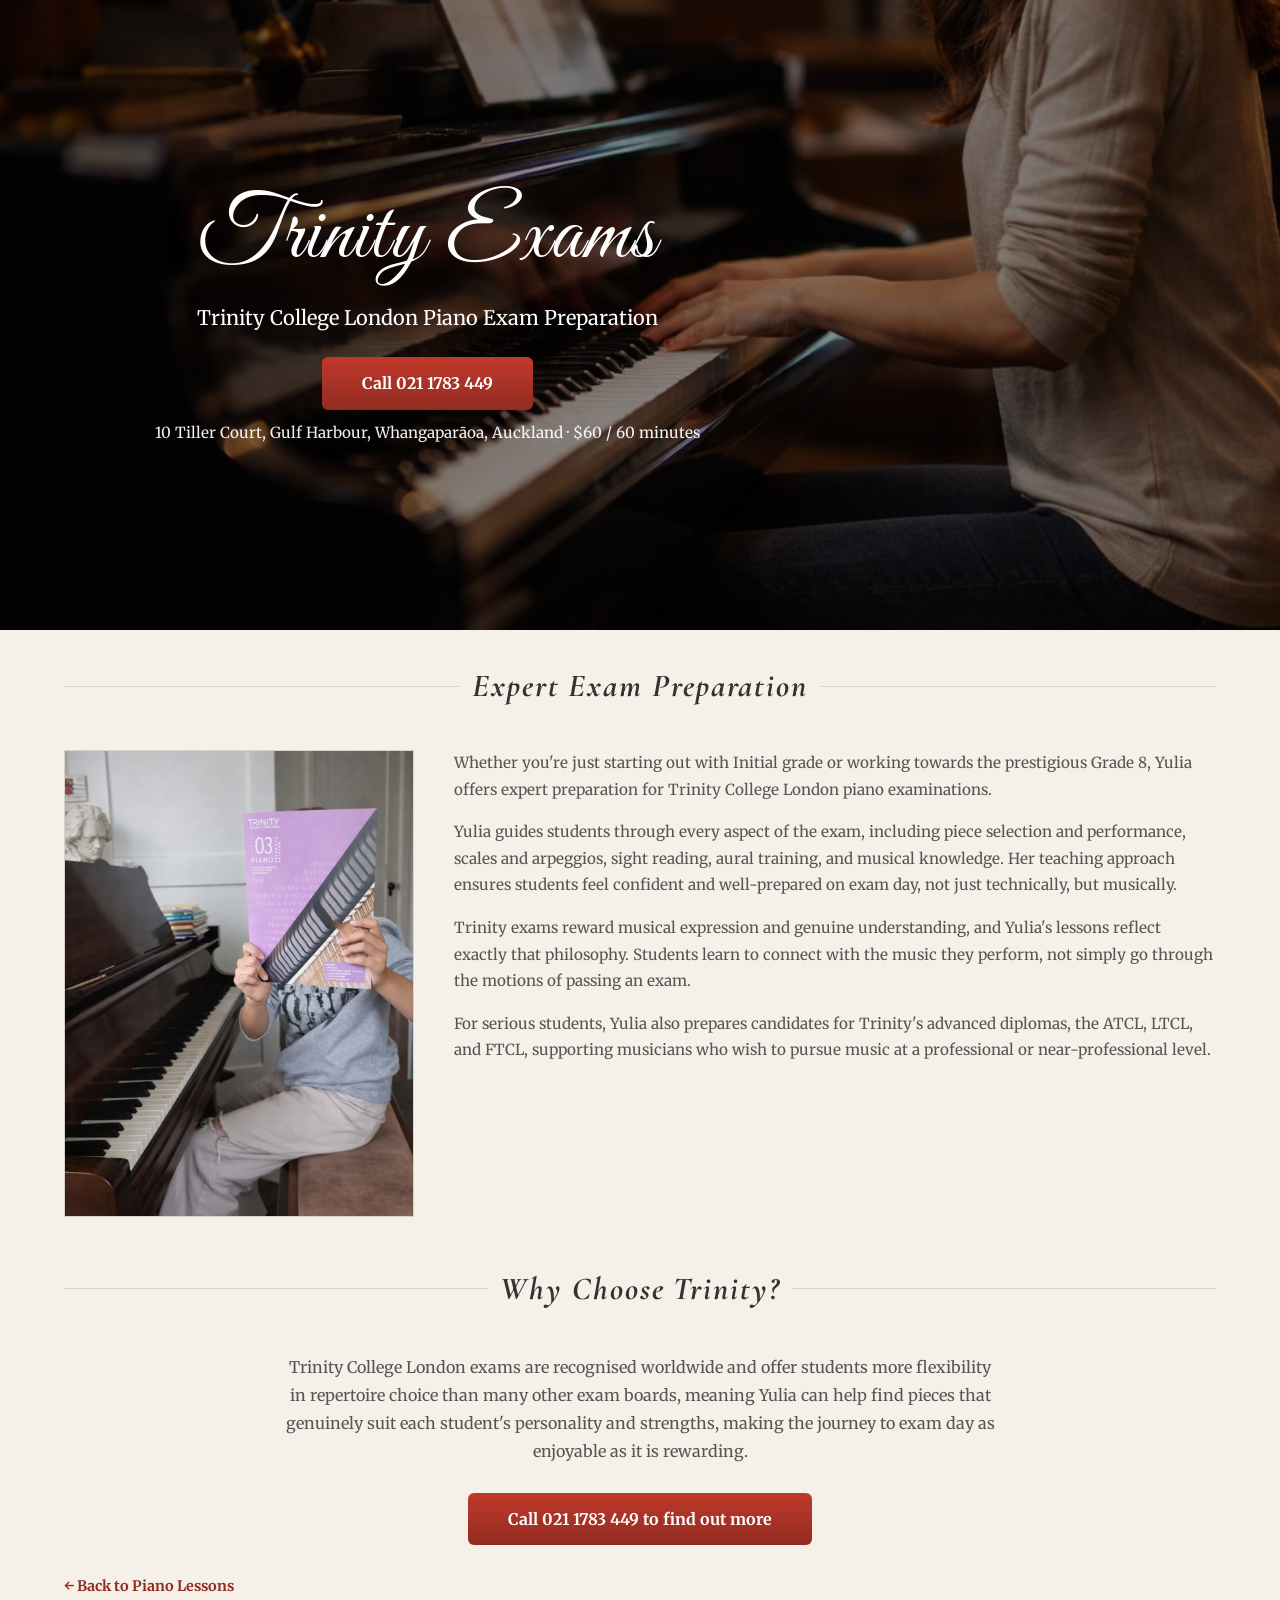
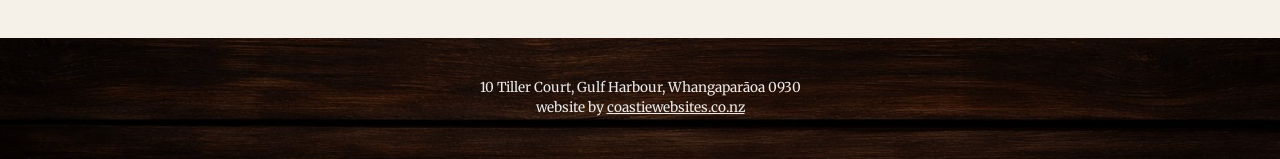
<file: trinity-exams.html>
<!DOCTYPE html>
<html lang="en">
<head>
  <meta charset="UTF-8">
  <meta name="viewport" content="width=device-width, initial-scale=1.0">
  <title>Trinity Piano Exam Preparation Whangaparaoa | Gulf Harbour | Yulia Kornysheva</title>
  <meta name="description" content="Expert Trinity College London piano exam preparation in Gulf Harbour, Whangaparaoa. Initial to Grade 8 and diplomas (ATCL, LTCL, FTCL). Call Yulia on 021 1783 449.">
  <link rel="canonical" href="https://learnpiano.co.nz/trinity-exams.html">
  <link rel="preconnect" href="https://fonts.googleapis.com">
  <link rel="preconnect" href="https://fonts.gstatic.com" crossorigin>
  <link href="https://fonts.googleapis.com/css2?family=Cormorant+Garamond:ital,wght@0,300;0,400;1,300;1,400&family=Great+Vibes&family=Merriweather:wght@300;400;700&display=swap" rel="stylesheet">
  <link rel="stylesheet" href="style.css">
</head>
<body>

  <header class="hero">
    <div class="hero-inner">
      <h1>Trinity Exams</h1>
      <p class="tagline">Trinity College London Piano Exam Preparation</p>
      <a href="tel:0211783449" class="btn btn-primary">Call 021 1783 449</a>
      <p class="cta-note">10 Tiller Court, Gulf Harbour, Whangaparāoa, Auckland · $60 / 60 minutes</p>
    </div>
  </header>

  <section class="content-section">
    <div class="section-title-wrap"><h2 class="section-title">Expert Exam Preparation</h2></div>
    <div class="trinity-layout">
      <div class="trinity-image">
        <img src="images/trinity-exam.jpg" alt="Trinity College London piano exam preparation">
      </div>
      <div class="trinity-text">
        <p>Whether you're just starting out with Initial grade or working towards the prestigious Grade 8, Yulia offers expert preparation for Trinity College London piano examinations.</p>
        <p>Yulia guides students through every aspect of the exam, including piece selection and performance, scales and arpeggios, sight reading, aural training, and musical knowledge. Her teaching approach ensures students feel confident and well-prepared on exam day, not just technically, but musically.</p>
        <p>Trinity exams reward musical expression and genuine understanding, and Yulia's lessons reflect exactly that philosophy. Students learn to connect with the music they perform, not simply go through the motions of passing an exam.</p>
        <p>For serious students, Yulia also prepares candidates for Trinity's advanced diplomas, the ATCL, LTCL, and FTCL, supporting musicians who wish to pursue music at a professional or near-professional level.</p>
      </div>
    </div>
  </section>

  <section class="content-section">
    <div class="section-title-wrap"><h2 class="section-title">Why Choose Trinity?</h2></div>
    <div class="trinity-why">
      <p>Trinity College London exams are recognised worldwide and offer students more flexibility in repertoire choice than many other exam boards, meaning Yulia can help find pieces that genuinely suit each student's personality and strengths, making the journey to exam day as enjoyable as it is rewarding.</p>
      <a href="tel:0211783449" class="btn btn-primary">Call 021 1783 449 to find out more</a>
    </div>
  </section>

  <div class="trinity-back">
    <a href="index.html" class="back-link">&larr; Back to Piano Lessons</a>
  </div>

  <footer>
    <div class="footer-bottom">
      <p class="footer-copy">10 Tiller Court, Gulf Harbour, Whangaparāoa 0930</p>
      <p class="footer-copy">website by <a href="https://coastiewebsites.co.nz" class="footer-link">coastiewebsites.co.nz</a></p>
    </div>
  </footer>

</body>
</html>
</file>
<file: style.css>
* {
  margin: 0;
  padding: 0;
  box-sizing: border-box;
}
body {
  font-family: 'Merriweather', serif;
  color: #333;
  line-height: 1.5;
  background: #f5f0e8;
  overflow-x: hidden;
}

/* Hero */
.hero {
  position: relative;
  min-height: 70vh;
  display: flex;
  flex-direction: column;
  align-items: center;
  justify-content: center;
  text-align: center;
  background: linear-gradient(rgba(0,0,0,.45), rgba(0,0,0,.45)),
    url('images/main.jpg') center center/cover no-repeat;
  padding: 2rem 1rem;
  margin-bottom: 2rem;
}
.hero h1 {
  font-family: 'Great Vibes', 'Brush Script MT', Georgia, 'Times New Roman', serif;
  font-size: clamp(3rem, 9vw, 5.5rem);
  font-weight: 400;
  color: #fff;
  margin-bottom: 0.75rem;
  letter-spacing: 0.02em;
  text-shadow: 0 2px 24px rgba(0,0,0,0.35);
  line-height: 1.2;
}
.hero .tagline {
  color: #fff;
  font-size: clamp(1rem, 2vw, 1.25rem);
  margin-bottom: 1.5rem;
}
.btn {
  display: inline-block;
  padding: 0.9rem 2.5rem;
  font-family: inherit;
  font-size: 1rem;
  font-weight: 700;
  text-decoration: none;
  border: none;
  border-radius: 6px;
  cursor: pointer;
  transition: opacity 0.2s;
}
.btn:hover { opacity: 0.9; }
.btn-primary {
  background: linear-gradient(to bottom, #c0392b, #922b21);
  color: #fff;
  margin-bottom: 0.75rem;
}
.hero .cta-note {
  color: rgba(255,255,255,0.95);
  font-size: 0.95rem;
}
.hero-inner {
  width: 100%;
  text-align: center;
}
@media (min-width: 650px) {
  .hero-inner {
    width: 66%;
    margin-left: 0;
    margin-right: auto;
  }
}

/* Sections common */
section {
  padding: 0 1.5rem 1rem 1.5rem;
  max-width: 1200px;
  margin: 0 auto;
}
.section-title-wrap {
  position: relative;
  text-align: center;
  margin-bottom: 2.5rem;
}
.section-title-wrap::before {
  content: '';
  position: absolute;
  left: 0;
  right: 0;
  top: 50%;
  margin-top: -0.5px;
  height: 1px;
  background: rgba(0, 0, 0, 0.12);
}
.section-title {
  font-family: 'Cormorant Garamond', serif;
  display: inline-block;
  font-size: 2rem;
  font-weight: bold;
  font-style: italic;
  color: #333;
  letter-spacing: 0.06em;
  background: #f5f0e8;
  padding: 0 0.75rem;
  position: relative;
  z-index: 1;
}

/* Features 3-col */
.features {
  display: grid;
  grid-template-columns: repeat(3, 1fr);
  padding-bottom: 1rem;
  position: relative;
}
.features::after {
  content: '';
  position: absolute;
  bottom: 0;
  left: 50%;
  transform: translateX(-50%);
  width: 100vw;
  height: 1px;
  background: rgba(0, 0, 0, 0.1);
}
.content-section {
  position: relative;
}
@media (max-width: 649px) {
  .features { grid-template-columns: 1fr; justify-items: center; }
}
@media (min-width: 650px) {
  .feature { padding: 0 0.75rem; }
  .feature + .feature {
    border-left: 1px solid rgba(0, 0, 0, 0.1);
  }
}
.feature {
  display: flex;
  flex-direction: column;
  align-items: center;
  text-align: center;
  transition: background 0.2s;
  border-radius: 4px;
  padding-top: 0.5rem;
  padding-bottom: 0.5rem;
}
@media (min-width: 1024px) {
  .feature {
    flex-direction: row;
    align-items: flex-start;
    text-align: left;
    gap: 1rem;
  }
}
.feature:hover {
  background: rgba(0, 0, 0, 0.04);
}
.feature:hover .icon-sprite {
  transform: translateY(-3px);
}
.feature-icon {
  line-height: 1;
  flex-shrink: 0;
}

/* Sprite icons */
.icon-sprite {
  display: inline-block;
  width: 75px;
  height: 75px;
  background-image: url('images/icons.png');
  background-repeat: no-repeat;
  background-position: 0 0;
  background-size: cover;
  transition: transform 0.25s ease;
}
.icon-sprite-sm {
  display: inline-block;
  width: 28px;
  height: 28px;
  background-image: url('images/icons.png');
  background-repeat: no-repeat;
  background-position: 0 0;
}
/* Set background-position for each icon to match the sprite sheet */
.icon-piano    { background-position: -2px -5px; }
.icon-teacher  { background-position: -219px -8px; }
.icon-schedule { background-position: -435px -8px; }
.feature-text h3 {
  font-size: 1.1rem;
  font-weight: 700;
  color: #333;
  margin-bottom: 0.35rem;
}
.feature-text p {
  font-size: 0.95rem;
  color: #555;
  margin: 0;
}

/* Our Lessons */
.lessons-grid {
  display: grid;
  grid-template-columns: 1fr;
  gap: 2rem;
}
@media (min-width: 650px) {
  .lessons-grid { grid-template-columns: repeat(2, 1fr); }
}
@media (min-width: 1024px) {
  .lessons-grid { grid-template-columns: repeat(4, 1fr); }
}
.lesson-card {
  background: #ece6da;
  border: 1px solid rgba(0, 0, 0, 0.12);
  overflow: hidden;
  text-align: left;
  max-width: 350px;
  margin: 0 auto;
  transition: transform 0.25s ease, box-shadow 0.25s ease;
  display: flex;
  flex-direction: column;
}
.lesson-card:hover {
  transform: translateY(-4px);
  box-shadow: 0 8px 24px rgba(0, 0, 0, 0.1);
}
.lesson-card img {
  width: 100%;
  aspect-ratio: 4/3;
  object-fit: cover;
  display: block;
}
.img-crop-top { object-position: top; }
.lesson-card h3 {
  font-size: 1.1rem;
  font-weight: 700;
  color: #333;
  padding: 1rem 1rem 0.5rem;
}
.lesson-card p {
  font-size: 0.9rem;
  color: #555;
  line-height: 1.6;
  padding: 0 1rem 1rem;
  margin: 0;
  flex: 1;
}
.btn-outline-red {
  background: #a52a2a;
  color: #fff;
  font-size: 0.85rem;
  padding: 0.6rem 1.25rem;
}

.btn-call-about {
  display: inline-block;
  margin-top: 0.5rem;
  padding: 0.9rem 2.5rem;
  background: linear-gradient(to bottom, #c0392b, #922b21);
  color: #fff;
  font-family: inherit;
  font-size: 1rem;
  font-weight: 700;
  text-decoration: none;
  border-radius: 6px;
  transition: opacity 0.2s;
}
.btn-call-about:hover { opacity: 0.9; }


/* FAQ */
.faq-grid {
  display: grid;
  grid-template-columns: 1fr;
  gap: 1.5rem;
}
@media (min-width: 650px) {
  .faq-grid { grid-template-columns: repeat(2, 1fr); }
}
@media (min-width: 1024px) {
  .faq-grid { grid-template-columns: repeat(3, 1fr); }
}
.faq-item {
  background: #ece6da;
  border: 1px solid rgba(0, 0, 0, 0.12);
  padding: 1.25rem;
  transition: transform 0.25s ease, box-shadow 0.25s ease;
}
.faq-item:hover {
  transform: translateY(-4px);
  box-shadow: 0 8px 24px rgba(0, 0, 0, 0.1);
}
.faq-item h3 {
  font-size: 1rem;
  font-weight: 700;
  color: #333;
  margin-bottom: 0.5rem;
}
.faq-item p {
  font-size: 0.9rem;
  color: #555;
  line-height: 1.6;
  margin: 0;
}

/* Trinity page */
.trinity-layout {
  margin-bottom: 1rem;
}
.trinity-layout::after {
  content: '';
  display: table;
  clear: both;
}
.trinity-image {
  float: left;
  width: 350px;
  max-width: 45%;
  margin: 0 2.5rem 1rem 0;
}
.trinity-image img {
  display: block;
  width: 100%;
  aspect-ratio: 3/4;
  object-fit: cover;
  border: 1px solid rgba(0, 0, 0, 0.12);
}
@media (max-width: 649px) {
  .trinity-image {
    float: none;
    width: 100%;
    max-width: 350px;
    margin: 0 auto 1.5rem;
  }
}
.trinity-text p {
  font-size: 0.95rem;
  color: #555;
  line-height: 1.75;
  margin-bottom: 1rem;
}
.trinity-why {
  max-width: 720px;
  margin: 0 auto;
  text-align: center;
}
.trinity-why p {
  font-size: 1rem;
  color: #555;
  line-height: 1.75;
  margin-bottom: 1.75rem;
}
.trinity-back {
  max-width: 1200px;
  margin: 0 auto;
  padding: 0 1.5rem 2.5rem;
}
.back-link {
  font-size: 0.9rem;
  color: #922b21;
  text-decoration: none;
  font-weight: 700;
}
.back-link:hover { text-decoration: underline; }
.card-more-link {
  display: block;
  margin: 0 1rem 1rem;
  padding: 0.55rem 1rem;
  font-size: 0.8rem;
  font-weight: 700;
  color: #922b21;
  text-decoration: none;
  border: 1.5px solid #922b21;
  border-radius: 4px;
  text-align: center;
  transition: background 0.2s, color 0.2s;
}
.card-more-link:hover {
  background: #922b21;
  color: #fff;
}

/* Gallery */
.gallery-grid {
  display: grid;
  grid-template-columns: repeat(3, 1fr);
  gap: 1rem;
}
@media (max-width: 649px) {
  .gallery-grid { grid-template-columns: 1fr; }
  .gallery-item img {
    max-width: 350px;
    margin: 0 auto;
  }
}
.gallery-item img {
  display: block;
  width: 100%;
  aspect-ratio: 3/4;
  object-fit: cover;
  border: 1px solid rgba(0, 0, 0, 0.12);
  transition: transform 0.25s ease, box-shadow 0.25s ease;
}
.gallery-item img:hover {
  transform: translateY(-4px);
  box-shadow: 0 8px 24px rgba(0, 0, 0, 0.1);
}
.gallery-caption {
  font-size: 0.85rem;
  color: #666;
  font-style: italic;
  text-align: center;
  margin-top: 0.5rem;
}

/* Section intro text */
.section-intro {
  text-align: center;
  color: #666;
  margin: 0 auto 1.5rem;
  max-width: 640px;
}

/* Performance Videos */
.video-grid {
  display: grid;
  grid-template-columns: repeat(2, 1fr);
  gap: 1.5rem;
}
@media (max-width: 649px) {
  .video-grid { grid-template-columns: 1fr; }
}
.video-item {
  display: flex;
  justify-content: center;
}
.video-item video {
  display: block;
  width: 100%;
  max-width: 360px;
  aspect-ratio: 9/16;
  background: #000;
  border: 1px solid rgba(0, 0, 0, 0.12);
}

/* Location */
.location-layout {
  display: grid;
  grid-template-columns: 1fr 2fr;
  gap: 2.5rem;
  align-items: start;
}
@media (max-width: 649px) {
  .location-layout { grid-template-columns: 1fr; }
}
.location-address {
  font-style: normal;
  font-size: 1rem;
  color: #555;
  line-height: 1.9;
  margin-bottom: 1.5rem;
}
.location-map iframe {
  display: block;
  border: 1px solid rgba(0, 0, 0, 0.12);
  width: 100%;
}

/* About the Teacher */
.about-layout {
  display: grid;
  grid-template-columns: auto 1fr;
  gap: 2.5rem;
  align-items: start;
  margin-bottom: 1rem;
}
@media (max-width: 649px) {
  .about-layout { grid-template-columns: 1fr; }
}
.about-portrait img {
  width: 280px;
  height: 360px;
  object-fit: cover;
  object-position: top;
  border: 1px solid rgba(0, 0, 0, 0.12);
  display: block;
}
@media (max-width: 649px) {
  .about-portrait img {
    width: 100%;
    max-width: 350px;
    height: 280px;
    object-position: center;
    margin: 0 auto;
  }
}
.portrait-caption {
  font-size: 0.85rem;
  color: #666;
  font-style: italic;
  text-align: center;
  margin-top: 0.5rem;
}
.about-heading {
  font-family: 'Cormorant Garamond', serif;
  font-size: 1.6rem;
  font-weight: bold;
  font-style: italic;
  color: #333;
  margin-bottom: 1rem;
}
.about-text p {
  font-size: 0.95rem;
  color: #555;
  line-height: 1.75;
  margin-bottom: 0.85rem;
}

/* Thank You page */
.thankyou-wrap {
  min-height: 60vh;
  display: flex;
  flex-direction: column;
  align-items: center;
  justify-content: center;
  text-align: center;
  padding: 4rem 1.5rem;
}
.thankyou-wrap h1 {
  font-family: 'Great Vibes', 'Brush Script MT', Georgia, 'Times New Roman', serif;
  font-size: clamp(3rem, 9vw, 5rem);
  font-weight: 400;
  color: #333;
  margin-bottom: 1rem;
  line-height: 1.2;
}
.thankyou-wrap p {
  font-size: 1.1rem;
  color: #555;
  max-width: 520px;
  margin-bottom: 2rem;
  line-height: 1.7;
}

/* Footer */
footer {
  background: url('images/footerbg.jpg') center center / cover no-repeat;
  padding: 2.5rem 1.5rem;
  color: #fff;
  position: relative;
}
footer::before {
  content: '';
  position: absolute;
  inset: 0;
  z-index: 0;
  background: rgba(0, 0, 0, 0.45);
  pointer-events: none;
}
.footer-bottom { position: relative; z-index: 1; }
.footer-bottom {
  max-width: 1000px;
  margin: 0 auto;
  text-align: center
;}
.footer-copy {
  font-size: 0.85rem;
  color: rgba(255,255,255,0.9);
  text-align: center;
}
.footer-link {
  color: rgba(255,255,255,0.9);
  text-decoration: underline;
}
.footer-link:hover {
  color: #fff;
}
</file>
